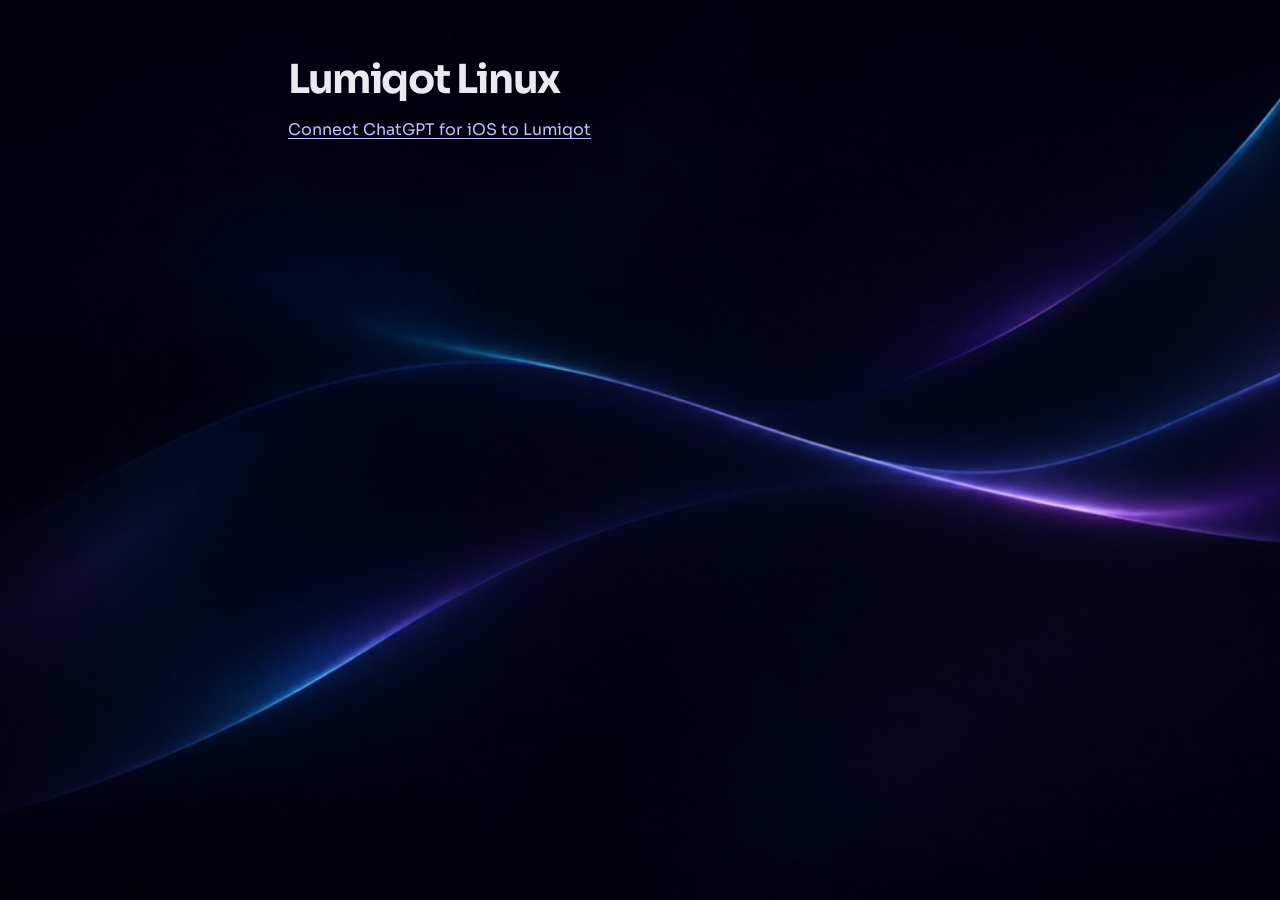
<file: docs/index.html>
<!doctype html>
<html lang="en">
<head>
  <meta charset="utf-8">
  <meta name="viewport" content="width=device-width, initial-scale=1">
  <meta name="theme-color" content="#14151a">
  <title>Lumiqot Linux</title>
  <link rel="stylesheet" href="./guides/chatgpt-ios/mcp/style.css">
</head>
<body>
  <main class="frame">
    <h1>Lumiqot Linux</h1>
    <p><a href="./guides/chatgpt-ios/mcp/">Connect ChatGPT for iOS to Lumiqot</a></p>
  </main>
</body>
</html>
</file>
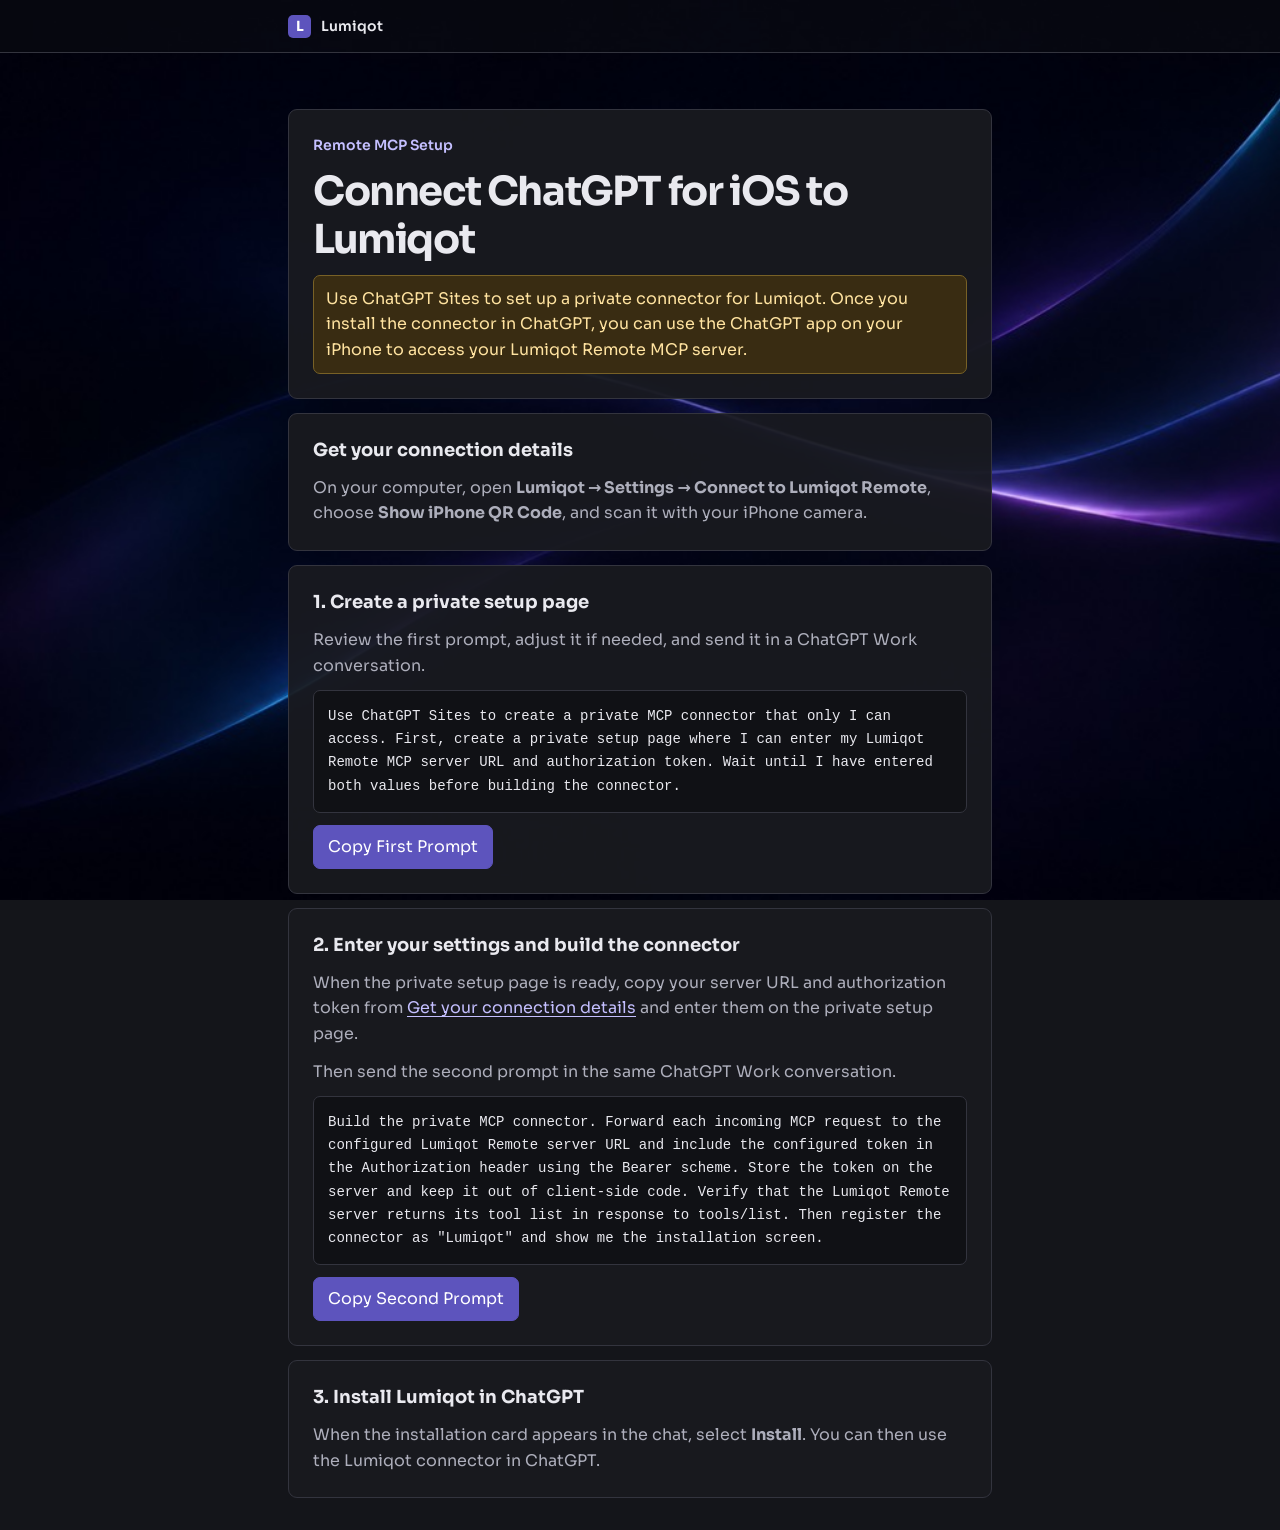
<file: docs/guides/chatgpt-ios/mcp/index.html>
<!doctype html>
<html lang="en">
<head>
  <meta charset="utf-8">
  <meta name="viewport" content="width=device-width, initial-scale=1, viewport-fit=cover">
  <meta name="referrer" content="no-referrer">
  <meta http-equiv="Content-Security-Policy" content="default-src 'none'; script-src 'self'; style-src 'self'; img-src 'self'; font-src 'self'; connect-src https:; form-action 'none'; base-uri 'none'">
  <meta name="theme-color" content="#14151a">
  <title>Connect ChatGPT for iOS to Lumiqot · Remote MCP Setup</title>
  <link rel="stylesheet" href="./style.css">
  <script src="./copy.js" defer></script>
  <script src="./pairing.js" defer></script>
</head>
<body>
  <header class="titlebar">
    <div class="frame"><span class="mark" aria-hidden="true">L</span> Lumiqot</div>
  </header>
  <main class="frame">
    <header class="intro">
      <p class="subtitle">Remote MCP Setup</p>
      <h1>Connect ChatGPT for iOS to Lumiqot</h1>
      <p class="next-action">Use ChatGPT Sites to set up a private connector for Lumiqot. Once you install the connector in ChatGPT, you can use the ChatGPT app on your iPhone to access your Lumiqot Remote MCP server.</p>
    </header>

    <section id="pairing" aria-labelledby="pairing-title">
      <h2 id="pairing-title">Get your connection details</h2>
      <p id="pairing-instructions">On your computer, open <strong>Lumiqot → Settings → Connect to Lumiqot Remote</strong>, choose <strong>Show iPhone QR Code</strong>, and scan it with your iPhone camera.</p>
      <button type="button" id="redeem-pairing" hidden>Get Connection Details</button>
      <p id="pairing-status" role="status" hidden></p>
      <div id="connection-details" hidden>
        <h3>Server URL</h3>
        <pre><code id="server-url"></code></pre>
        <div class="copy-row">
          <button type="button" data-copy="server-url" hidden>Copy Server URL</button>
          <span class="copy-status" role="status"></span>
        </div>
        <h3>Authorization Token</h3>
        <pre><code id="authorization-token"></code></pre>
        <div class="copy-row">
          <button type="button" data-copy="authorization-token" hidden>Copy Authorization Token</button>
          <span class="copy-status" role="status"></span>
        </div>
        <p>Keep this page open until you have entered both values on your private setup page.</p>
      </div>
    </section>

    <section aria-labelledby="admin">
      <h2 id="admin">1. Create a private setup page</h2>
      <p>Review the first prompt, adjust it if needed, and send it in a ChatGPT Work conversation.</p>
      <pre><code id="first-prompt">Use ChatGPT Sites to create a private MCP connector that only I can access. First, create a private setup page where I can enter my Lumiqot Remote MCP server URL and authorization token. Wait until I have entered both values before building the connector.</code></pre>
      <div class="copy-row">
        <button type="button" data-copy="first-prompt" hidden>Copy First Prompt</button>
        <span class="copy-status" role="status"></span>
      </div>
    </section>

    <section aria-labelledby="connect">
      <h2 id="connect">2. Enter your settings and build the connector</h2>
      <p>When the private setup page is ready, copy your server URL and authorization token from <a href="#pairing">Get your connection details</a> and enter them on the private setup page.</p>
      <p>Then send the second prompt in the same ChatGPT Work conversation.</p>
      <pre><code id="second-prompt">Build the private MCP connector. Forward each incoming MCP request to the configured Lumiqot Remote server URL and include the configured token in the Authorization header using the Bearer scheme. Store the token on the server and keep it out of client-side code. Verify that the Lumiqot Remote server returns its tool list in response to tools/list. Then register the connector as "Lumiqot" and show me the installation screen.</code></pre>
      <div class="copy-row">
        <button type="button" data-copy="second-prompt" hidden>Copy Second Prompt</button>
        <span class="copy-status" role="status"></span>
      </div>
    </section>

    <section aria-labelledby="install">
      <h2 id="install">3. Install Lumiqot in ChatGPT</h2>
      <p>When the installation card appears in the chat, select <strong>Install</strong>. You can then use the Lumiqot connector in ChatGPT.</p>
    </section>
  </main>
</body>
</html>
</file>
<file: docs/guides/chatgpt-ios/mcp/style.css>
@font-face {
  font-family: Sora;
  src: url("./sora.woff2") format("woff2");
  font-weight: 100 800;
  font-display: swap;
}

:root {
  color-scheme: dark;
  font: 100% Sora, system-ui, sans-serif;
  color: #e9e9ef;
  background: #14151a;
  --surface: #191a20;
  --terminal-background: #101115;
  --border: #33343e;
  --muted: #adaebb;
  --accent: #5d54bd;
  --focus: #988ef8;
  --side: clamp(16px, 4vw, 28px);
  -webkit-text-size-adjust: 100%;
}

* { box-sizing: border-box; }
body { margin: 0; }
body::before {
  content: "";
  position: fixed;
  inset: 0;
  z-index: -1;
  background: #14151a url("./background.jpg") left top / cover no-repeat;
}
.frame {
  max-width: 760px;
  margin-inline: auto;
  padding-left: max(var(--side), env(safe-area-inset-left));
  padding-right: max(var(--side), env(safe-area-inset-right));
}
.titlebar {
  background: #11121765;
  border-bottom: 1px solid var(--border);
  padding-top: env(safe-area-inset-top);
}
.titlebar .frame {
  display: flex;
  align-items: center;
  min-height: 52px;
  gap: 10px;
  font-size: .875rem;
  font-weight: 600;
}
.mark {
  display: grid;
  place-items: center;
  width: 23px;
  height: 23px;
  border-radius: 5px;
  background: var(--accent);
  color: white;
  font-weight: 700;
}
main {
  display: grid;
  gap: 14px;
  padding-top: clamp(26px, 6vw, 56px);
  padding-bottom: calc(32px + env(safe-area-inset-bottom));
}
.intro, section {
  display: grid;
  min-width: 0;
  gap: 12px;
  padding: clamp(15px, 4vw, 24px);
  border: 1px solid var(--border);
  border-radius: 9px;
  background: #191a20ed;
}
h1, h2, p, pre { margin: 0; }
h1 {
  font-size: clamp(1.7rem, 6vw, 2.5rem);
  line-height: 1.18;
  letter-spacing: -.035em;
}
h2 { font-size: 1.125rem; line-height: 1.4; }
p { color: var(--muted); line-height: 1.6; }
.subtitle { color: #c4bfff; font-size: .875rem; font-weight: 600; }
.next-action {
  padding: 10px 12px;
  border: 1px solid #786126;
  border-radius: 7px;
  background: #392c12;
  color: #ffe3a0;
}
pre {
  padding: 14px;
  background: var(--terminal-background);
  border: 1px solid var(--border);
  border-radius: 7px;
  white-space: pre-wrap;
  overflow-wrap: anywhere;
  font: .875rem/1.65 ui-monospace, Menlo, monospace;
}
.copy-row { display: flex; flex-wrap: wrap; align-items: center; gap: 8px 12px; }
.copy-row:has(button[hidden]) { display: none; }
button {
  min-height: 44px;
  padding: 8px 14px;
  border: 1px solid var(--accent);
  border-radius: 7px;
  background: var(--accent);
  color: white;
  font: inherit;
  cursor: pointer;
}
button:hover { background: #6c62c9; }
button:focus-visible { outline: 2px solid var(--focus); outline-offset: 2px; }
.copy-status { color: var(--muted); font-size: .875rem; }

[hidden] { display: none !important; }
a { color: #c4bfff; text-underline-offset: .2em; }
#redeem-pairing { justify-self: start; }
#connection-details { display: grid; gap: 10px; }
#connection-details h3 { margin: 4px 0 0; font-size: 1rem; }
</file>
